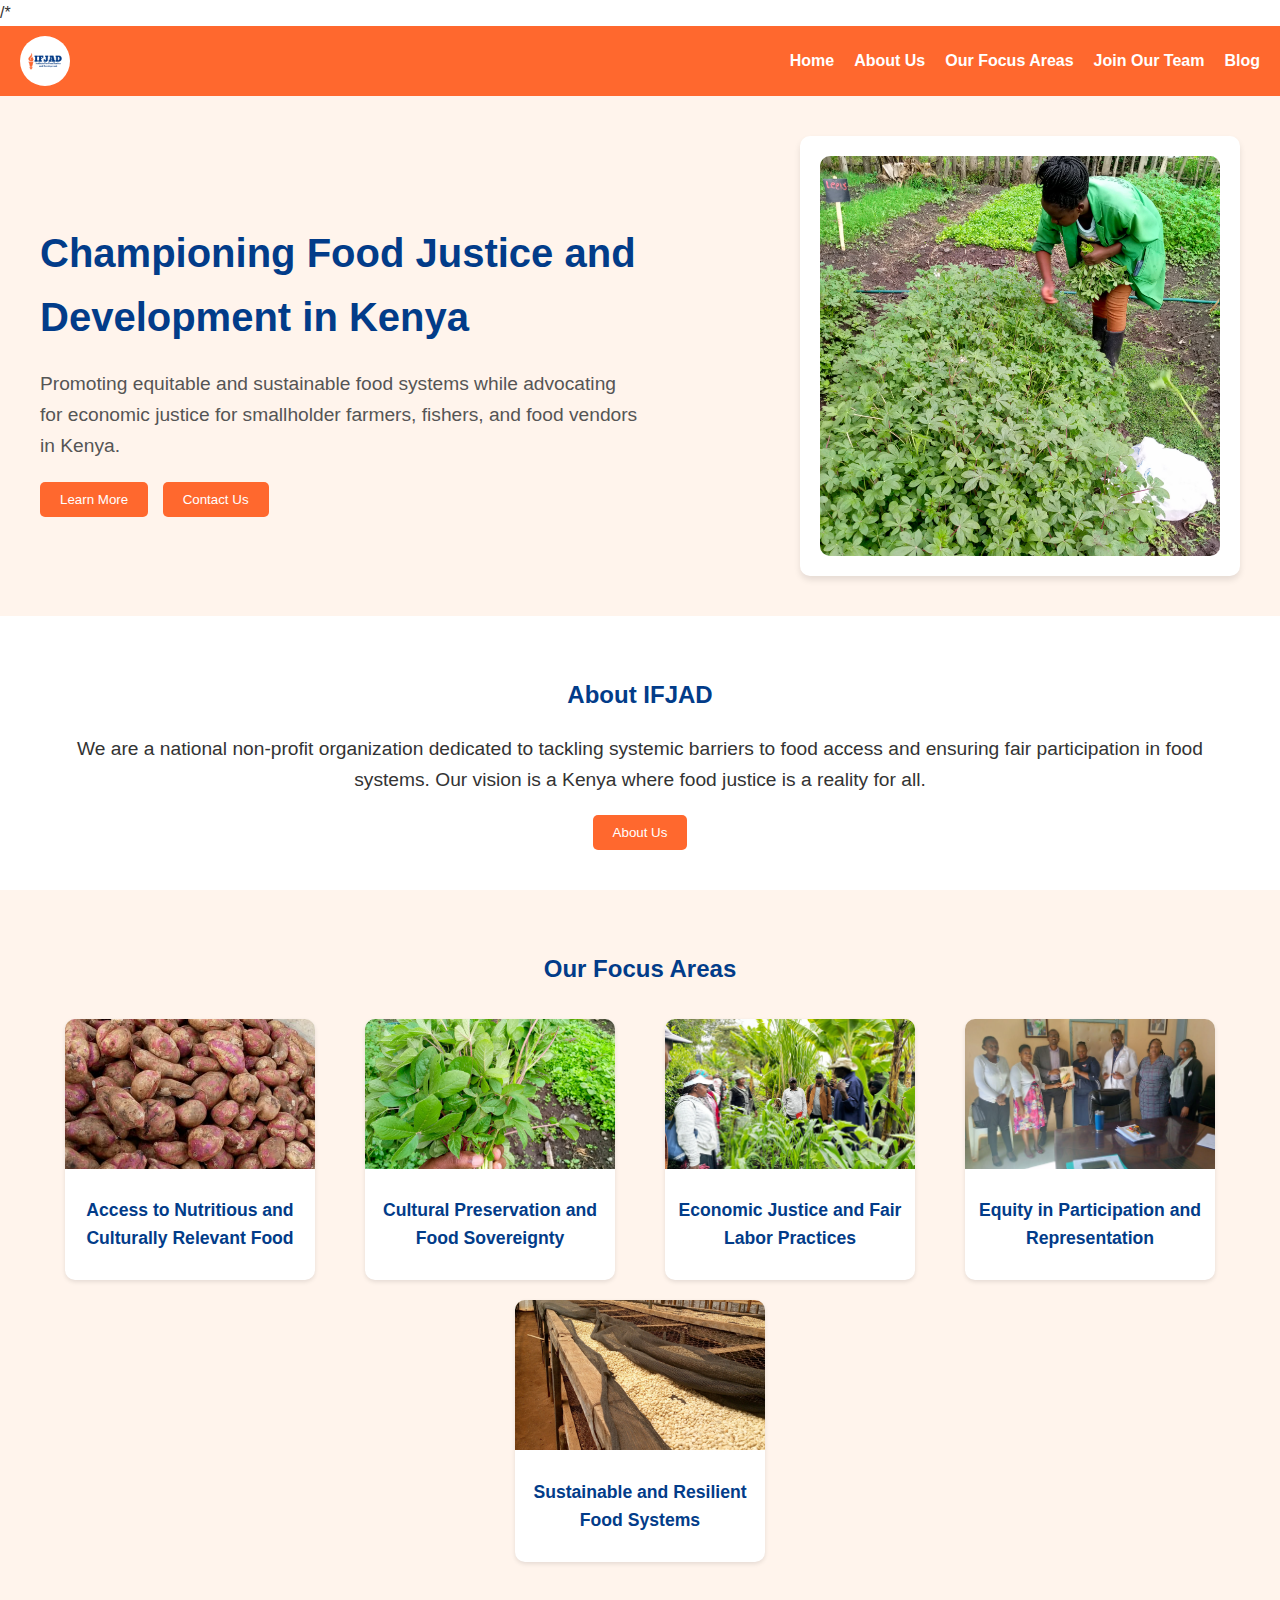
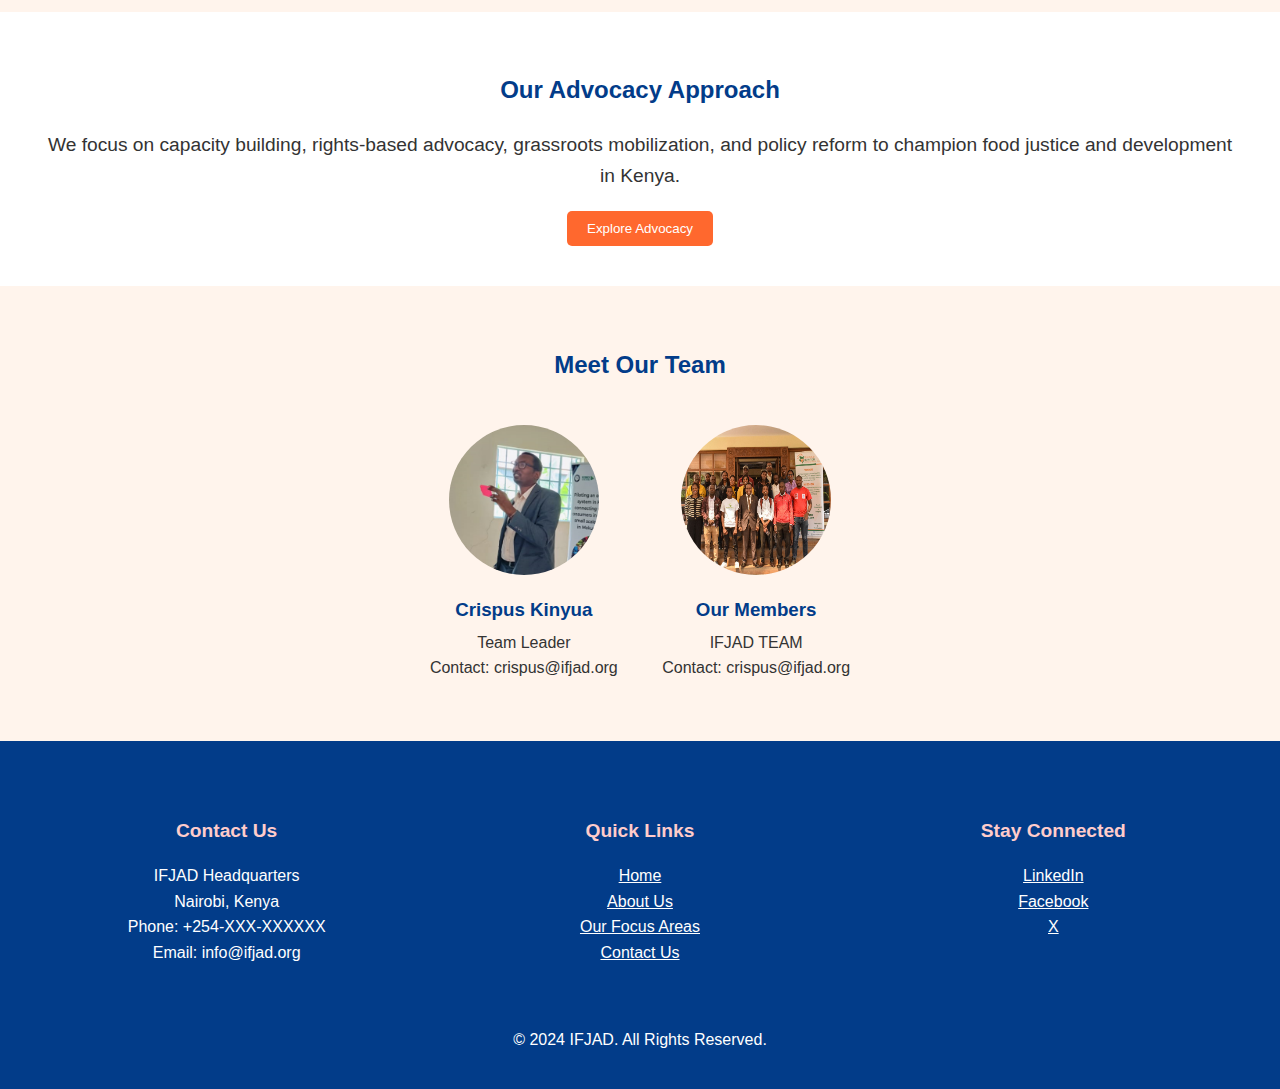
<file: about.html>
/*<!DOCTYPE html>
<html lang="en">
<head>
    <meta charset="UTF-8">
    <meta name="viewport" content="width=device-width, initial-scale=1.0">
    <title>IFJAD - Food Justice and Development</title>
    <link rel="stylesheet" href="styles.css">
    <script defer src="script.js"></script>

    <!-- Favicon for multiple formats -->
    <link rel="icon" type="image/png" sizes="32x32" href="favicon2.png">
    <link rel="icon" type="image/png" sizes="16x16" href="favicon2.png">
    <link rel="icon" type="image/x-icon" href="favicon.ico"> <!-- Default favicon -->
    <link rel="apple-touch-icon" href="apple-touch-icon.png"> <!-- Apple devices -->
</head>
<body>
    <!-- Header Section -->
    <header>
        <div class="logo">
            <img src="logo.png" alt="IFJAD Logo">
        </div>

        <nav>
            <ul>
                <li><a href="#home" style="font-weight: bold;">Home</a></li>
                <li><a href="about.html" style="font-weight: bold;">About Us</a></li>
                <li><a href="#focus-areas" style="font-weight: bold;">Our Focus Areas</a></li>
                <li><a href="#jointeam" style="font-weight: bold;">Join Our Team</a></li>
                <li><a href="#blog" style="font-weight: bold;">Blog</a></li>
            </ul>
        </nav>
    </header>

    <!-- Hero Section -->
    <section id="home" class="hero">
        <div class="hero-content">
            <h1>Championing Food Justice and Development in Kenya</h1>
            <p>Promoting equitable and sustainable food systems while advocating for economic justice for smallholder farmers, fishers, and food vendors in Kenya.</p>
            <div class="hero-buttons">
                <button onclick="scrollToSection('about')">Learn More</button>
                <button onclick="scrollToSection('contact')">Contact Us</button>
            </div>
        </div>
        <div class="hero-image">
            <img src="mainbg.jpg" alt="Farmer in Kenya">
        </div>
    </section>

    <!-- About Section -->
    <section id="about" class="about">
        <h2 style="color: #023C89;">About IFJAD</h2>
        <p>We are a national non-profit organization dedicated to tackling systemic barriers to food access and ensuring fair participation in food systems. Our vision is a Kenya where food justice is a reality for all.</p>
        <button onclick="window.location.href='about.html'">About Us</button>
    </section>

    <!-- Focus Areas Section -->
    <section class="focus-areas">
        <h2 style="color: #023C89;">Our Focus Areas</h2>
        <div class="focus-box">
            <img src="potatoes.jpg" alt="Nutritious Food">
            <h3>Access to Nutritious and Culturally Relevant Food</h3>
        </div>
        <div class="focus-box">
            <img src="cultural.jpg" alt="Cultural Preservation">
            <h3>Cultural Preservation and Food Sovereignty</h3>
        </div>
        <div class="focus-box">
            <img src="labor.jpg" alt="Economic Justice">
            <h3>Economic Justice and Fair Labor Practices</h3>
        </div>
        <div class="focus-box">
            <img src="participation.jpg" alt="Equity">
            <h3>Equity in Participation and Representation</h3>
        </div>
        <div class="focus-box">
            <img src="foodsys.jpg" alt="Sustainability">
            <h3>Sustainable and Resilient Food Systems</h3>
        </div>
    </section>

    <!-- Advocacy Approach Section -->
    <section id="advocacy" class="advocacy">
        <h2 style="color: #023C89;">Our Advocacy Approach</h2>
        <p>We focus on capacity building, rights-based advocacy, grassroots mobilization, and policy reform to champion food justice and development in Kenya.</p>
        <button onclick="window.location.href='advocacy.html'">Explore Advocacy</button>
    </section>

    <!-- Team Section -->
    <section id="team" class="team">
        <h2 style="color: #023C89;">Meet Our Team</h2>
        <div class="team-member">
            <img src="ck1.png" alt="Crispus Kinyua">
            <h3>Crispus Kinyua</h3>
            <p>Team Leader</p>
            <p>Contact: crispus@ifjad.org</p>
        </div>
        <div class="team-member">
            <img src="members.jpg" alt="Team Member">
            <h3>Our Members</h3>
            <p>IFJAD TEAM</p>
            <p>Contact: crispus@ifjad.org</p>
        </div>
    </section>

    <!-- Footer Section -->
    <footer style="background-color: #023C89; color: white;">
        <div class="footer-container">
            <div class="column">
                <h4>Contact Us</h4>
                <p>IFJAD Headquarters<br>Nairobi, Kenya<br>Phone: +254-XXX-XXXXXX<br>Email: info@ifjad.org</p>
            </div>
            <div class="column">
                <h4>Quick Links</h4>
                <p>
                    <a href="#home" style="color: white;">Home</a><br>
                    <a href="about.html" style="color: white;">About Us</a><br>
                    <a href="#focus-areas" style="color: white;">Our Focus Areas</a><br>
                    <a href="#contact" style="color: white;">Contact Us</a>
                </p>
            </div>
            <div class="column">
                <h4>Stay Connected</h4>
                <p>
                    <a href="https://www.linkedin.com/company/institute-for-food-justiceand-development/" style="color: white;">LinkedIn</a><br>
                    <a href="https://www.facebook.com/profile.php?id=61568191018234" style="color: white;">Facebook</a><br>
                    <a href="https://x.com/ifjadkenya" style="color: white;">X</a>
                </p>
            </div>
        </div>
        <p>&copy; 2024 IFJAD. All Rights Reserved.</p>
    </footer>
</body>
</html>
</file>
<file: styles.css>
/* General Styles */
body {
  margin: 0;
  font-family: Arial, sans-serif;
  line-height: 1.6;
  color: #333;
}

header {
  display: flex;
  justify-content: space-between;
  align-items: center;
  background-color: #ff682e;
  padding: 10px 20px;
  color: white;
  position: sticky;
  top: 0;
  z-index: 1000;
}

header .logo {
  width: 50px;
  height: 50px;
  background-color: white;
  border-radius: 50%;
  display: flex;
  justify-content: center;
  align-items: center;
  overflow: hidden;
}

header .logo img {
  width: 80%;
  height: auto;
  object-fit: contain;
}

header nav ul {
  display: flex;
  list-style: none;
  margin: 0;
  padding: 0;
}

header nav ul li {
  margin-left: 20px;
}

header nav ul li a {
  text-decoration: none;
  color: white;
  font-weight: bold;
  transition: color 0.3s;
}

header nav ul li a:hover {
  color: #ffe5d6;
}

/* Hero Section */
.hero {
  display: flex;
  align-items: center;
  justify-content: space-between;
  padding: 40px;
  background-color: #fff4ec;
  flex-wrap: wrap;
}

.hero-content {
  max-width: 50%;
}

.hero-content h1 {
  font-size: 2.5em;
  margin-bottom: 20px;
  color: #023C89;
}

.hero-content p {
  margin-bottom: 20px;
  font-size: 1.2em;
  color: #555;
}

.hero-buttons button {
  padding: 10px 20px;
  margin-right: 10px;
  border: none;
  border-radius: 5px;
  background-color: #ff682e;
  color: white;
  cursor: pointer;
  transition: background-color 0.3s;
}

.hero-buttons button:hover {
  background-color: #e05a27;
}

.hero-image {
  flex: 1;
  display: flex;
  justify-content: center;
  align-items: center;
  background-color: #fff;
  padding: 20px;
  border-radius: 10px;
  box-shadow: 0 4px 6px rgba(0, 0, 0, 0.1);
  max-width: 400px;
  overflow: hidden;
}

.hero-image img {
  width: 100%;
  height: auto;
  object-fit: cover;
  border-radius: 10px;
}

/* About Section */
.about {
  padding: 40px;
  text-align: center;
  background-color: #fff;
}

.about h2 {
  color: #023C89;
  margin-bottom: 20px;
}

.about p {
  font-size: 1.2em;
  margin-bottom: 20px;
}

.about button {
  padding: 10px 20px;
  border: none;
  border-radius: 5px;
  background-color: #ff682e;
  color: white;
  cursor: pointer;
  transition: background-color 0.3s;
}

.about button:hover {
  background-color: #e05a27;
}

/* Focus Areas Section */
.focus-areas {
  padding: 40px;
  background-color: #fff4ec;
  display: flex;
  justify-content: space-around;
  flex-wrap: wrap;
  text-align: center;
}

.focus-areas h2 {
  color: #023C89;
  width: 100%;
  text-align: center;
  margin-bottom: 20px;
}

.focus-areas .focus-box {
  background-color: #fff;
  border-radius: 10px;
  box-shadow: 0 2px 4px rgba(0, 0, 0, 0.1);
  width: 250px;
  margin: 10px;
  overflow: hidden;
  transition: transform 0.3s;
}

.focus-areas .focus-box:hover {
  transform: scale(1.05);
}

.focus-areas .focus-box img {
  width: 100%;
  height: 150px;
  object-fit: cover;
}

.focus-areas .focus-box h3 {
  padding: 10px;
  color: #023C89;
  font-size: 1.1em;
}

/* Advocacy Section */
.advocacy {
  padding: 40px;
  text-align: center;
  background-color: #fff;
}

.advocacy h2 {
  color: #023C89;
  margin-bottom: 20px;
}

.advocacy p {
  font-size: 1.2em;
  margin-bottom: 20px;
}

.advocacy button {
  padding: 10px 20px;
  border: none;
  border-radius: 5px;
  background-color: #ff682e;
  color: white;
  cursor: pointer;
  transition: background-color 0.3s;
}

.advocacy button:hover {
  background-color: #e05a27;
}

/* Team Section */
.team {
  padding: 40px;
  background-color: #fff4ec;
  text-align: center;
}

.team h2 {
  color: #023C89;
  margin-bottom: 20px;
}

.team-member {
  display: inline-block;
  margin: 20px;
  text-align: center;
}

.team-member img {
  width: 150px;
  height: 150px;
  border-radius: 50%;
  margin-bottom: 10px;
}

.team-member h3 {
  margin: 10px 0 5px;
  color: #023C89;
}

.team-member p {
  margin: 0;
}

/* Footer Section */
footer {
  padding: 20px;
  background-color: #023C89;
  color: white;
  text-align: center;
}

footer .footer-container {
  display: flex;
  justify-content: space-between;
  flex-wrap: wrap;
  padding: 20px 0;
}

footer .footer-container .column {
  flex: 1;
  min-width: 250px;
  padding: 10px;
}

footer .footer-container .column h4 {
  font-size: 1.2em;
  margin-bottom: 10px;
  color: #ffcccb;
}

footer .footer-container .social-links {
  display: flex;
  flex-direction: column;
  gap: 5px;
}

footer .footer-container .social-links a {
  color: white;
  text-decoration: none;
  font-size: 0.9em;
  transition: color 0.3s;
}

footer .footer-container .social-links a:hover {
  color: #ff682e;
}

footer .footer-container .quick-links a {
  color: white;
  text-decoration: none;
  font-size: 0.9em;
  transition: color 0.3s;
}

footer .footer-container .quick-links a:hover {
  color: #ff682e;
}

footer .social-icons {
  margin-top: 10px;
}
</file>
